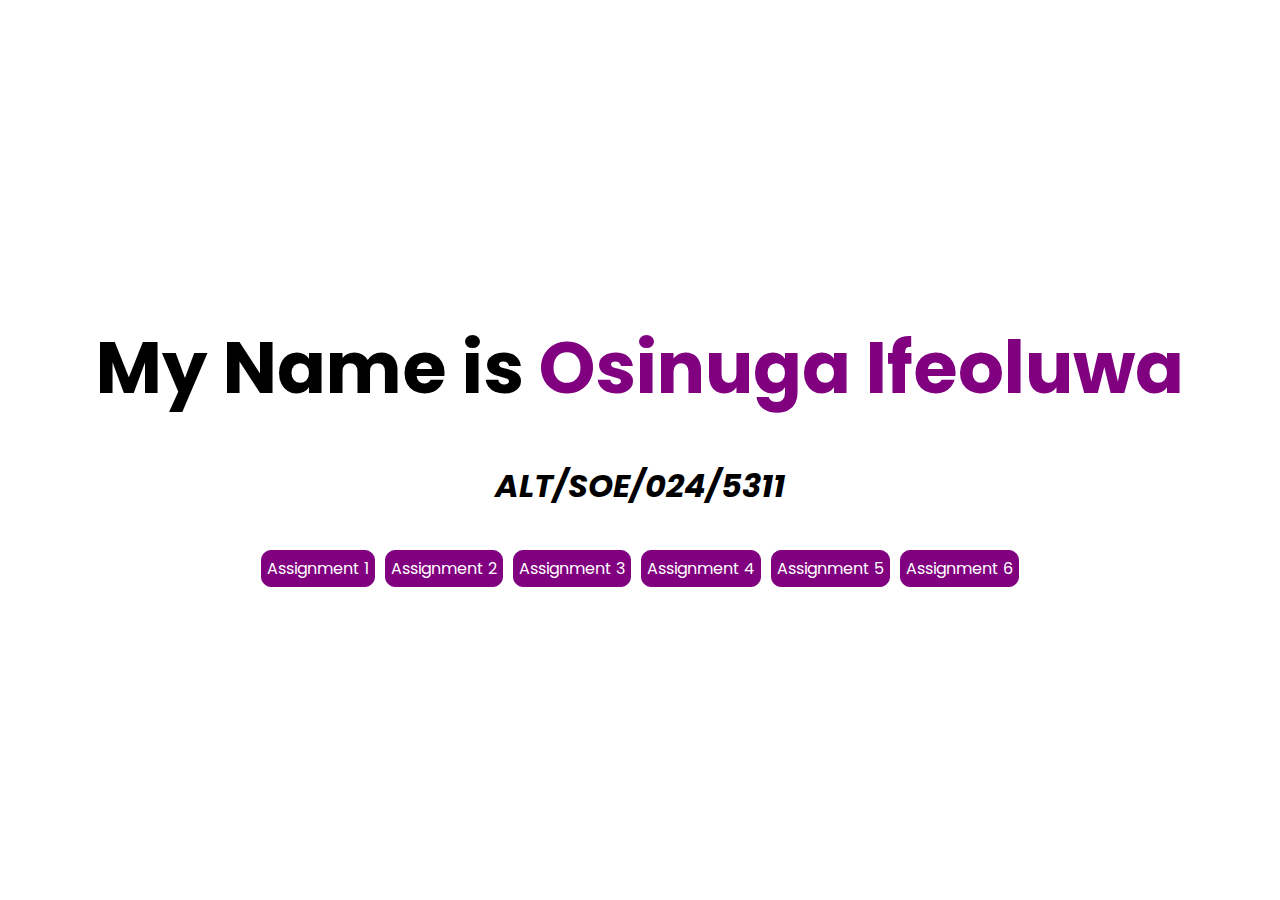
<file: index.html>
<!DOCTYPE html>
<html lang="en">
  <head>
    <meta charset="UTF-8" />
    <meta name="viewport" content="width=device-width, initial-scale=1.0" />
    <title>assignment nav link</title>
    <link rel="stylesheet" href="style.css" />
    <!-- google fonts -->
    <link rel="preconnect" href="https://fonts.googleapis.com" />
    <link rel="preconnect" href="https://fonts.gstatic.com" crossorigin />
    <link
      href="https://fonts.googleapis.com/css2?family=Overpass:ital,wght@0,100..900;1,100..900&family=Poppins:ital,wght@0,100;0,200;0,300;0,400;0,500;0,600;0,700;0,800;0,900;1,100;1,200;1,300;1,400;1,500;1,600;1,700;1,800;1,900&display=swap"
      rel="stylesheet"
    />
  </head>
  <body>
    <div class="container">
      <h1>My Name is <span>Osinuga Ifeoluwa</span></h1>
      <h3>ALT/SOE/024/5311</h3>
      <div class="btns-container">
        <a href="./assignmentOne/index.html" target="_blank">Assignment 1</a>

        <a href="./assignmentTwo/index.html" target="_blank">Assignment 2</a>

        <a href="./assignmentThree/index.html" target="_blank">Assignment 3</a>

        <a href="./assignmentFour/index.html" target="_blank">Assignment 4</a>

        <a href="./assignmentFive/index.html" target="_blank">Assignment 5</a>

        <a href="./assignmentSix/index.html" target="_blank">Assignment 6</a>
      </div>
    </div>
  </body>
</html>
</file>
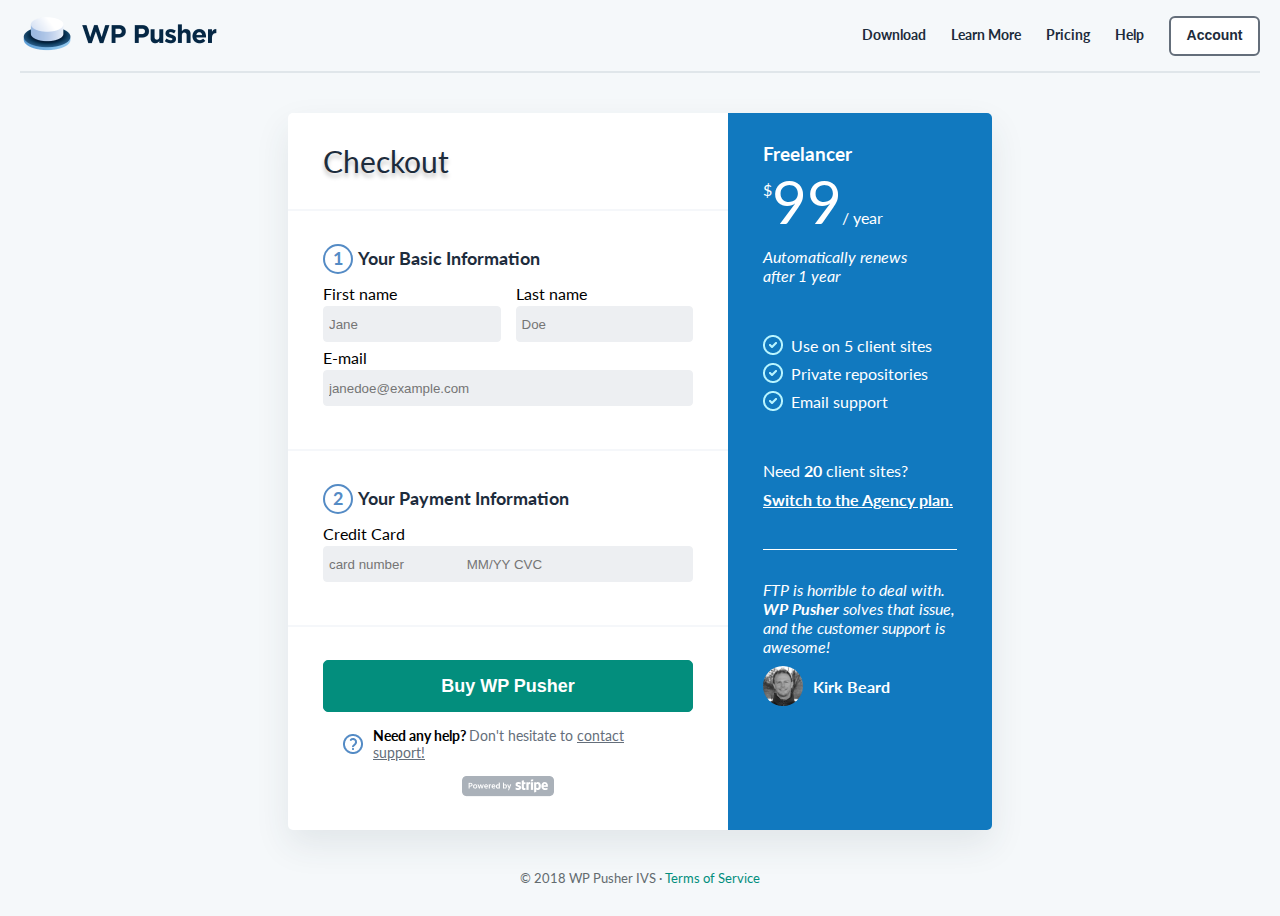
<file: assignmentFive/index.html>
<!DOCTYPE html>
<html lang="en">
  <head>
    <meta charset="UTF-8" />
    <meta name="viewport" content="width=device-width, initial-scale=1.0" />
    <title>WP Pusher</title>
    <link rel="stylesheet" href="style.css" />

    <!-- google font link -->
    <link rel="preconnect" href="https://fonts.googleapis.com" />
    <link rel="preconnect" href="https://fonts.gstatic.com" crossorigin />
    <link
      href="https://fonts.googleapis.com/css2?family=Lato:ital,wght@0,100;0,300;0,400;0,700;0,900;1,100;1,300;1,400;1,700;1,900&family=Overpass:ital,wght@0,100..900;1,100..900&family=Poppins:ital,wght@0,100;0,200;0,300;0,400;0,500;0,600;0,700;0,800;0,900;1,100;1,200;1,300;1,400;1,500;1,600;1,700;1,800;1,900&display=swap"
      rel="stylesheet"
    />
  </head>
  <body>
    <header>
      <div class="header-box1">
        <img src="./assets/wppusher-logo copy.png" alt="logo-img" />
      </div>
      <div class="header-box2">
        <nav>
          <ul>
            <li>Download</li>
            <li>Learn More</li>
            <li>Pricing</li>
            <li>Help</li>
          </ul>
          <button class="account-btn">Account</button>
        </nav>
      </div>
    </header>

    <main>
      <div class="container">
        <section class="container-box1">
          <h2>Checkout</h2>
          <div class="parts">
            <div class="number-container">
              <p class="p1">1</p>
              <p>Your Basic Information</p>
            </div>
            <form action="#">
              <div class="input-pair">
                <div>
                  <label for="firstName"
                    >First name
                    <input
                      type="text"
                      id="firstName"
                      name="firstName"
                      placeholder="Jane"
                    />
                  </label>
                </div>

                <div>
                  <label for="lastName"
                    >Last name
                    <input
                      type="text"
                      id="lastName"
                      name="lastName"
                      placeholder="Doe"
                    />
                  </label>
                </div>
              </div>

              <div>
                <label for="email"
                  >E-mail
                  <input
                    type="email"
                    id="email"
                    name="email"
                    placeholder="janedoe@example.com"
                  />
                </label>
              </div>
            </form>
          </div>

          <div class="parts">
            <div class="number-container">
              <p class="p1">2</p>
              <p>Your Payment Information</p>
            </div>
            <form action="#">
              <div>
                <label for="cardNumber"
                  >Credit Card
                  <input
                    type="text"
                    id="cardNumber"
                    name="cardNumber"
                    inputmode="numeric"
                    pattern="[0-9\s]{13,19}"
                    maxlength="19"
                    placeholder="card number                 MM/YY CVC"
                  />
                </label>
              </div>
            </form>
          </div>

          <div class="parts">
            <button class="buy-btn">Buy WP Pusher</button>
            <div class="help-div">
              <img src="./assets/Mask.png" alt="question mark symbol" />
              <p>
                Need any help?
                <span>Don't hesitate to <a href="#">contact support!</a></span>
              </p>
            </div>
            <div class="stripe-img">
              <img src="./assets/Shape.png" alt="powered by stripe img" />
            </div>
          </div>
        </section>

        <section class="container-box2">
          <h3>Freelancer</h3>
          <div>
            <p class="one">$</p>
            <p class="two">99</p>
            <p class="three">/ year</p>
          </div>
          <p>Automatically renews <br />after 1 year</p>

          <div class="perks">
            <div>
              <img src="./assets/Combined Shape.png" alt="check shape" />
              <p>Use on 5 client sites</p>
            </div>
            <div>
              <img src="./assets/Combined Shape.png" alt="check shape" />
              <p>Private repositories</p>
            </div>
            <div>
              <img src="./assets/Combined Shape.png" alt="check shape" />
              <p>Email support</p>
            </div>
          </div>

          <p>
            Need <span style="font-weight: 700; color: #fff">20</span> client
            sites?
          </p>
          <p class="agency-plan"><a href="#">Switch to the Agency plan.</a></p>

          <p class="review">
            FTP is horrible to deal with. <span>WP Pusher</span> solves that
            issue, and the customer support is awesome!
          </p>
          <div>
            <img src="./assets/Bitmap.png" alt="reviewer pfp" />
            <p>Kirk Beard</p>
          </div>
        </section>
      </div>
      <small>© 2018 WP Pusher IVS · <a href="#">Terms of Service</a></small>
    </main>
  </body>
</html>
</file>
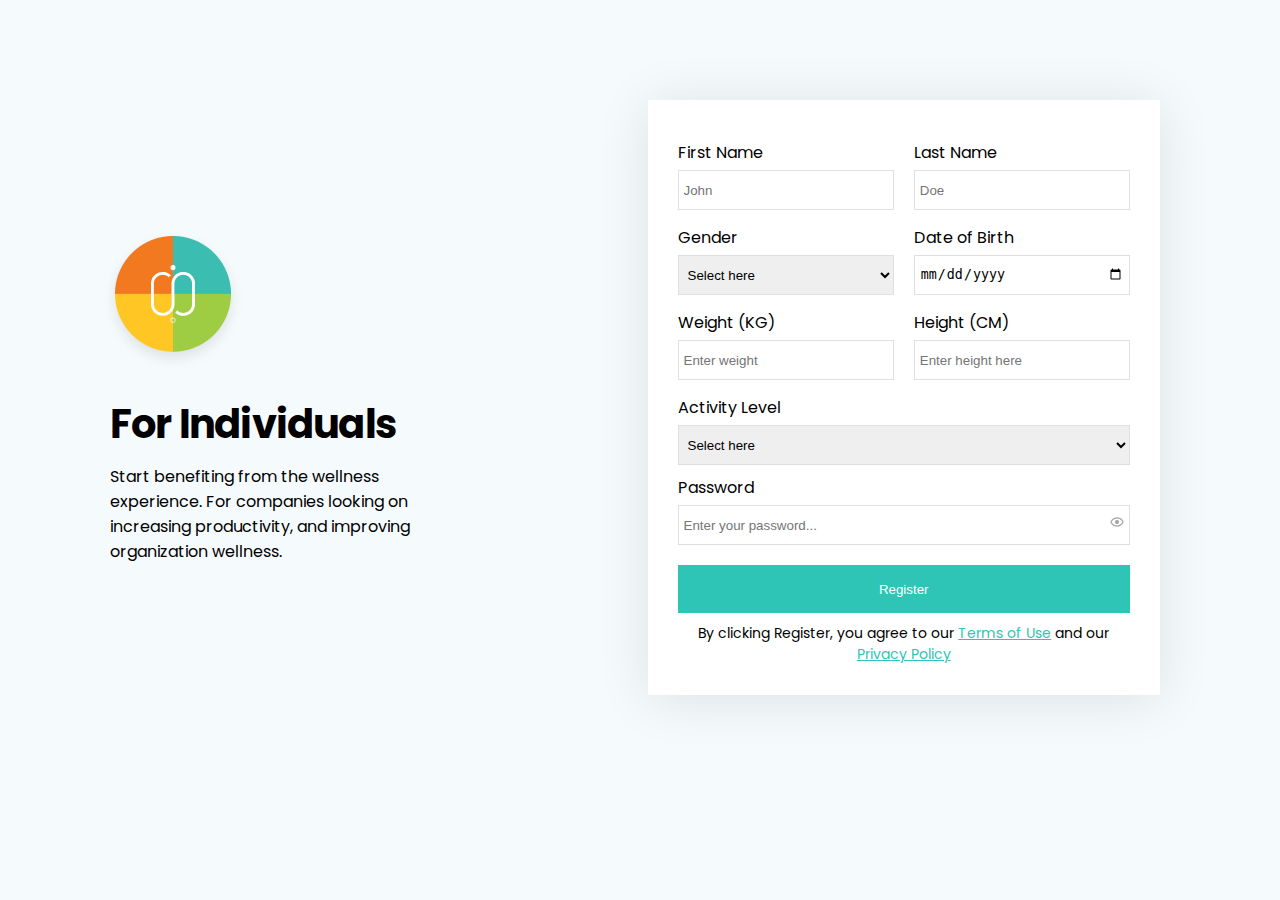
<file: assignmentFour/index.html>
<!DOCTYPE html>
<html lang="en">
  <head>
    <meta charset="UTF-8" />
    <meta name="viewport" content="width=device-width, initial-scale=1.0" />
    <title>Sign Up Form</title>
    <link rel="stylesheet" href="style.css" />

    <!-- google font -->
    <link rel="preconnect" href="https://fonts.googleapis.com" />
    <link rel="preconnect" href="https://fonts.gstatic.com" crossorigin />
    <link
      href="https://fonts.googleapis.com/css2?family=Overpass:ital,wght@0,100..900;1,100..900&family=Poppins:ital,wght@0,100;0,200;0,300;0,400;0,500;0,600;0,700;0,800;0,900;1,100;1,200;1,300;1,400;1,500;1,600;1,700;1,800;1,900&display=swap"
      rel="stylesheet"
    />
  </head>
  <body>
    <div class="box1">
      <img class="logo" src="./assets/Logo.png" alt="logo" />
      <h2>For Individuals</h2>
      <p>
        Start benefiting from the wellness experience. For companies looking on
        increasing productivity, and improving organization wellness.
      </p>
    </div>
    <div class="box2">
      <form action="#">
        <div class="input-pair">
          <div class="testing">
            <label for="firstName"
              >First Name
              <input
                type="text"
                id="firstName"
                name="firstName"
                placeholder="John"
              />
            </label>
          </div>

          <div class="testing">
            <label for="lastName"
              >Last Name
              <input
                type="text"
                id="lastName"
                name="lastName"
                placeholder="Doe"
              />
            </label>
          </div>
        </div>

        <div class="input-pair">
          <div class="testing">
            <label for="gender"
              >Gender
              <select name="gender" id="gender">
                <option value="" disabled selected>Select here</option>
                <option value="female">Female</option>
                <option value="male">Male</option>
              </select>
            </label>
          </div>

          <div class="testing">
            <label for="DOB"
              >Date of Birth
              <input type="date" name="dateOfBirth" id="DOB" />
            </label>
          </div>
        </div>

        <div class="input-pair">
          <div class="testing">
            <label for="weight"
              >Weight (KG)
              <input
                type="number"
                name="weight"
                id="weight"
                placeholder="Enter weight"
              />
            </label>
          </div>

          <div class="testing">
            <label for="height"
              >Height (CM)
              <input
                type="number"
                name="height"
                id="height"
                placeholder="Enter height here"
              />
            </label>
          </div>
        </div>

        <div>
          <label for="activityLevel"
            >Activity Level
            <select name="activityLevel" id="activityLevel">
              <option value="" disabled selected>Select here</option>
            </select>
          </label>
        </div>

        <div class="password-div">
          <label for="password"
            >Password
            <input
              type="password"
              name="password"
              id="password"
              placeholder="Enter your password..."
            />
            <img src="./assets/show.png" alt="show icon" />
          </label>
        </div>

        <button class="register-btn" type="submit">Register</button>

        <p>
          By clicking Register, you agree to our
          <a href="#">Terms of Use</a> and our <a href="#">Privacy Policy</a>
        </p>
      </form>
    </div>
  </body>
</html>
</file>
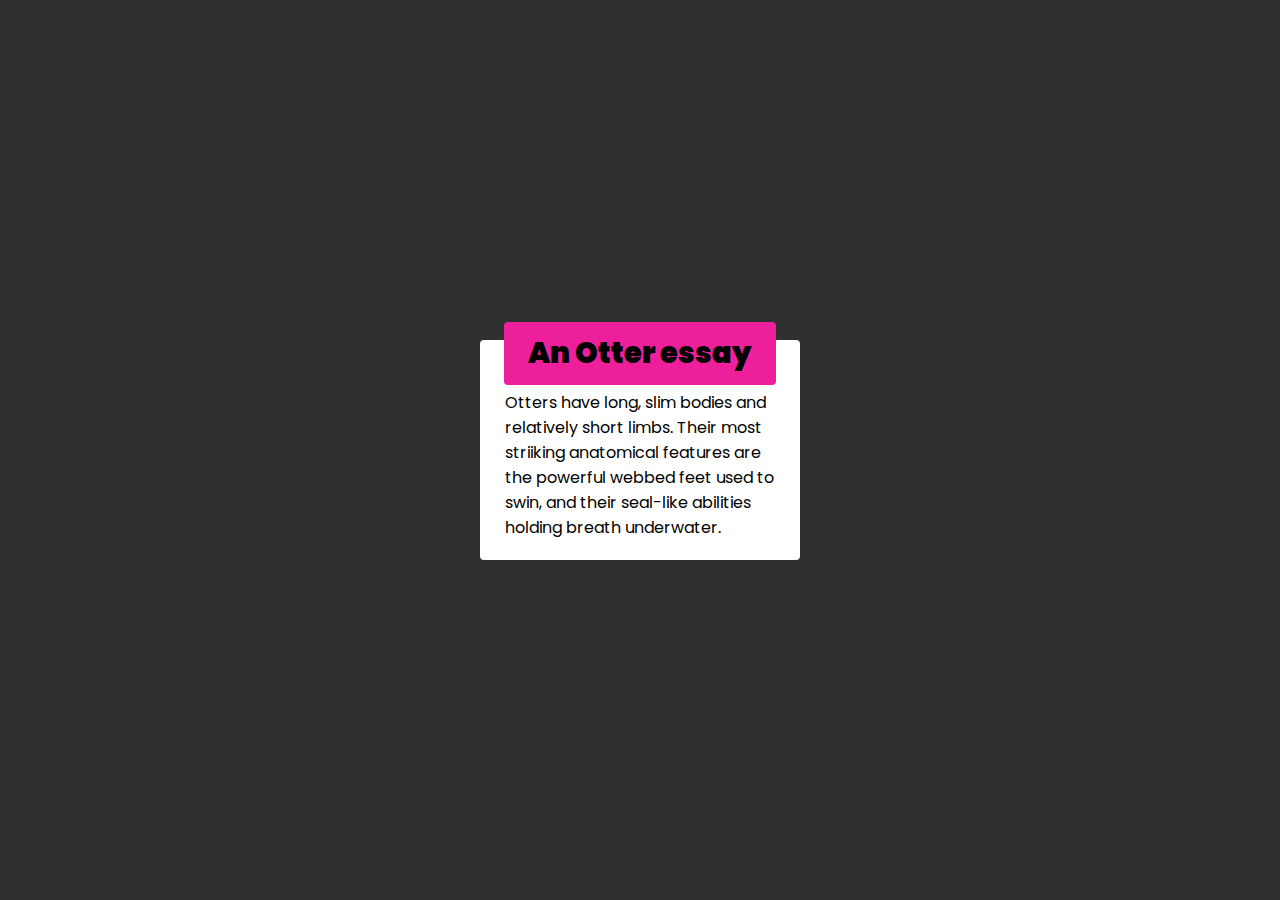
<file: assignmentOne/index.html>
<!DOCTYPE html>
<html lang="en">
  <head>
    <meta charset="UTF-8" />
    <meta name="viewport" content="width=device-width, initial-scale=1.0" />
    <title>otter essay</title>
    <link rel="stylesheet" href="style.css" />

    <!-- google fonts -->
    <link rel="preconnect" href="https://fonts.googleapis.com" />
    <link rel="preconnect" href="https://fonts.gstatic.com" crossorigin />
    <link
      href="https://fonts.googleapis.com/css2?family=Overpass:ital,wght@0,100..900;1,100..900&family=Poppins:ital,wght@0,100;0,200;0,300;0,400;0,500;0,600;0,700;0,800;0,900;1,100;1,200;1,300;1,400;1,500;1,600;1,700;1,800;1,900&display=swap"
      rel="stylesheet"
    />
  </head>
  <body>
    <div class="container">
      <div class="pink-text">
        <h2><strong>An Otter essay</strong></h2>
      </div>
      <p>
        Otters have long, slim bodies and relatively short limbs. Their most
        striiking anatomical features are the powerful webbed feet used to swin,
        and their seal-like abilities holding breath underwater.
      </p>
    </div>
  </body>
</html>
</file>
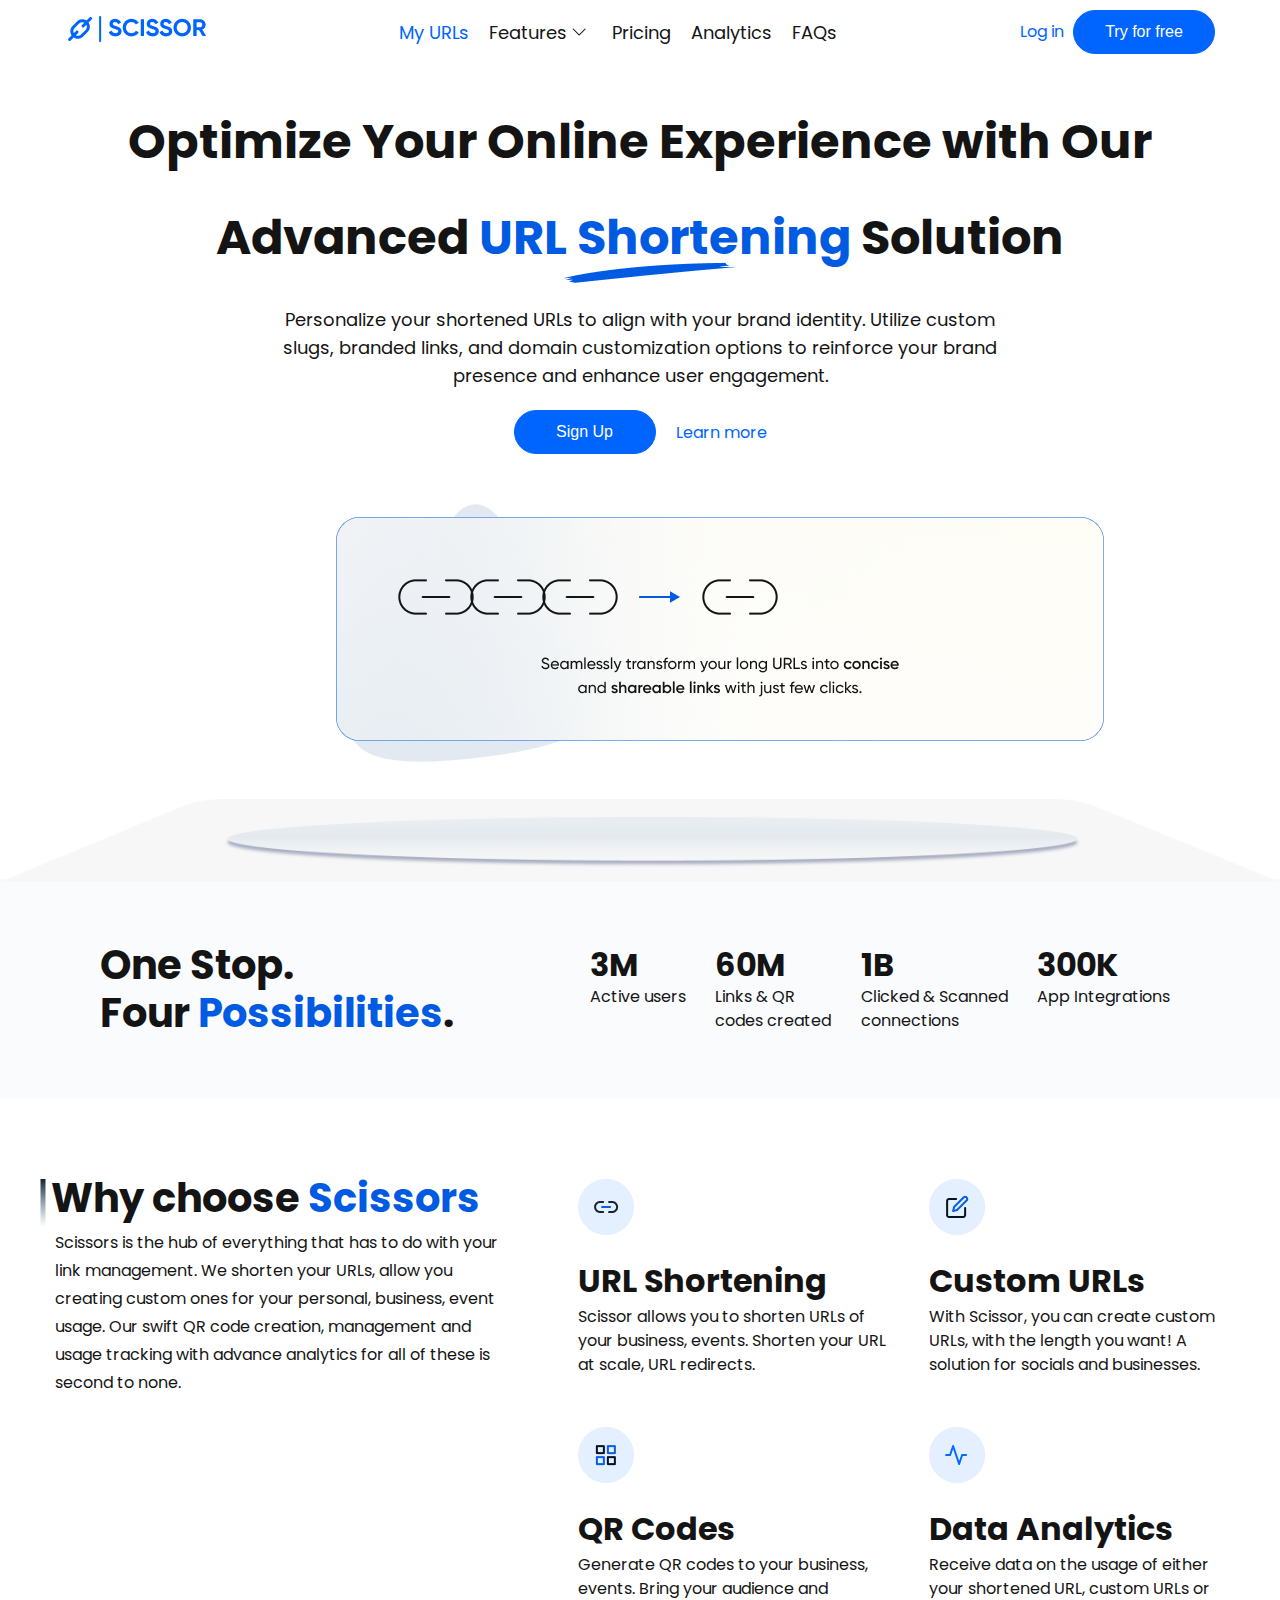
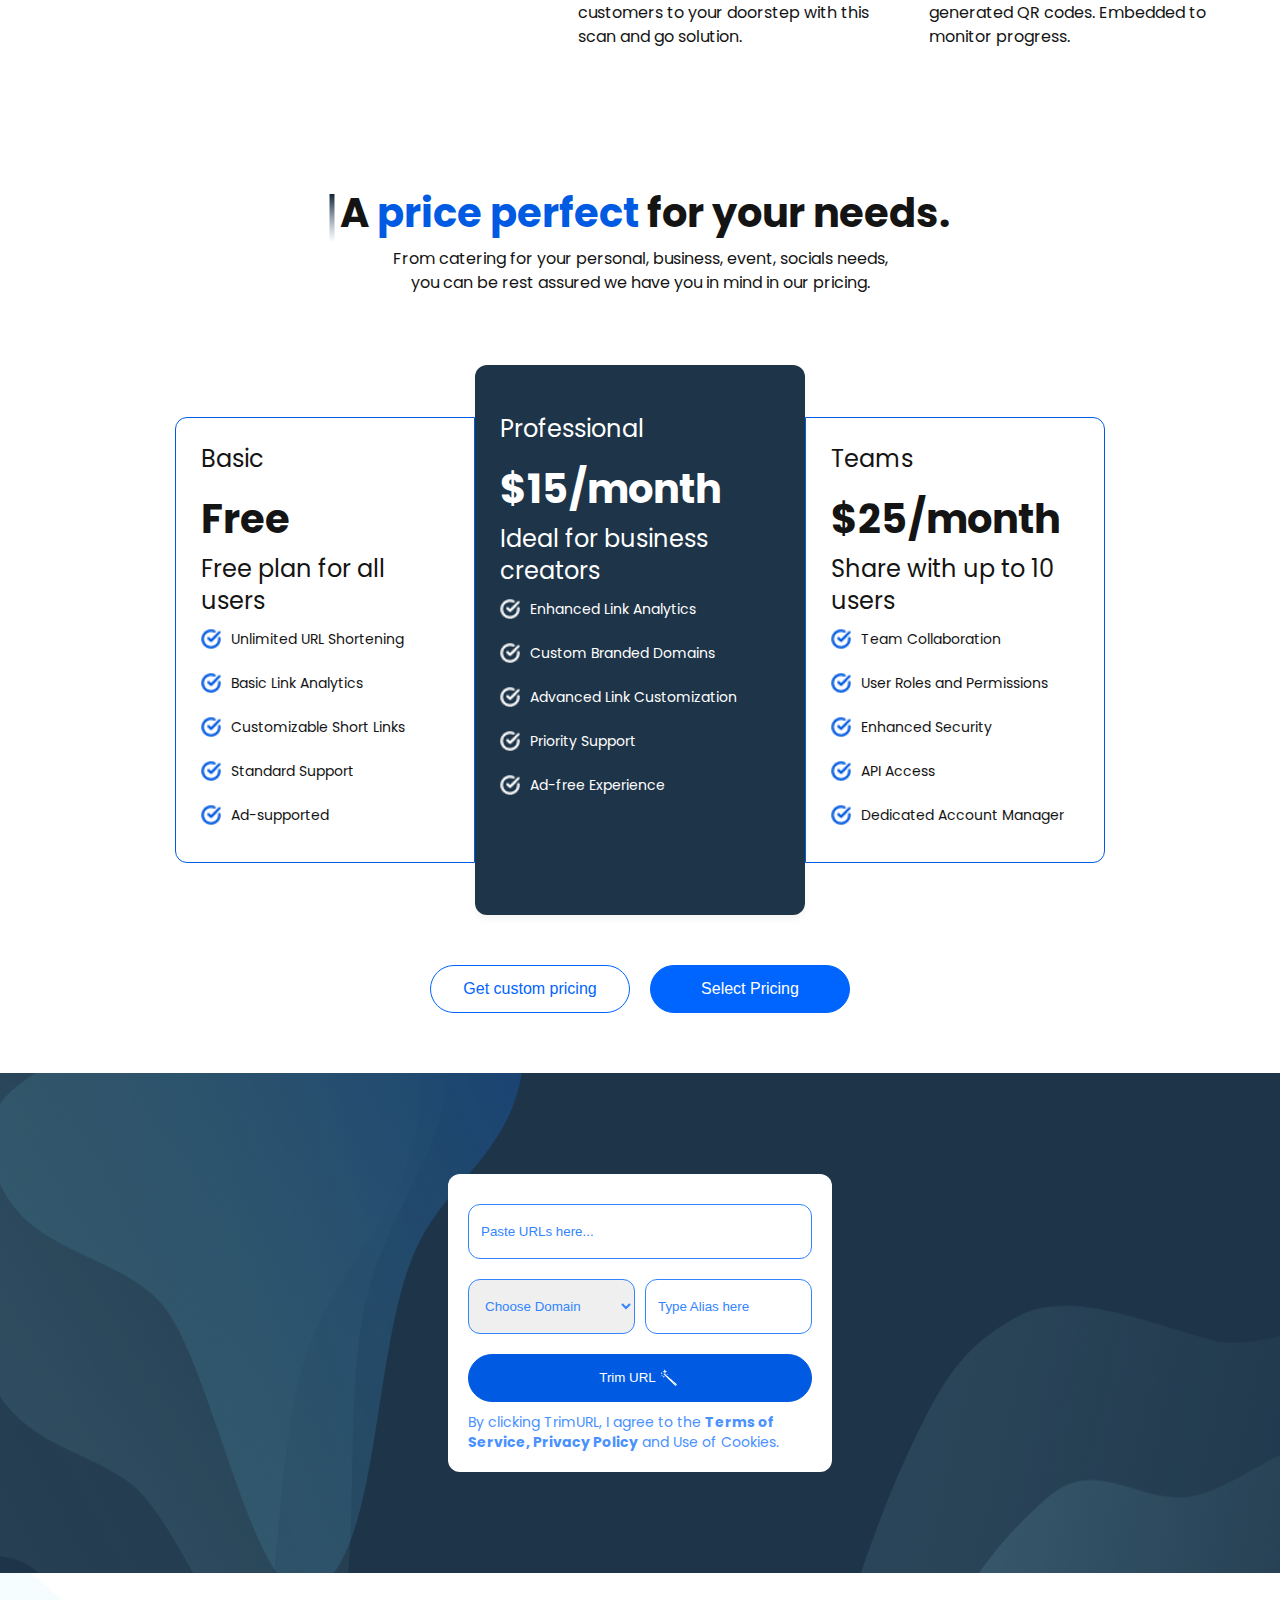
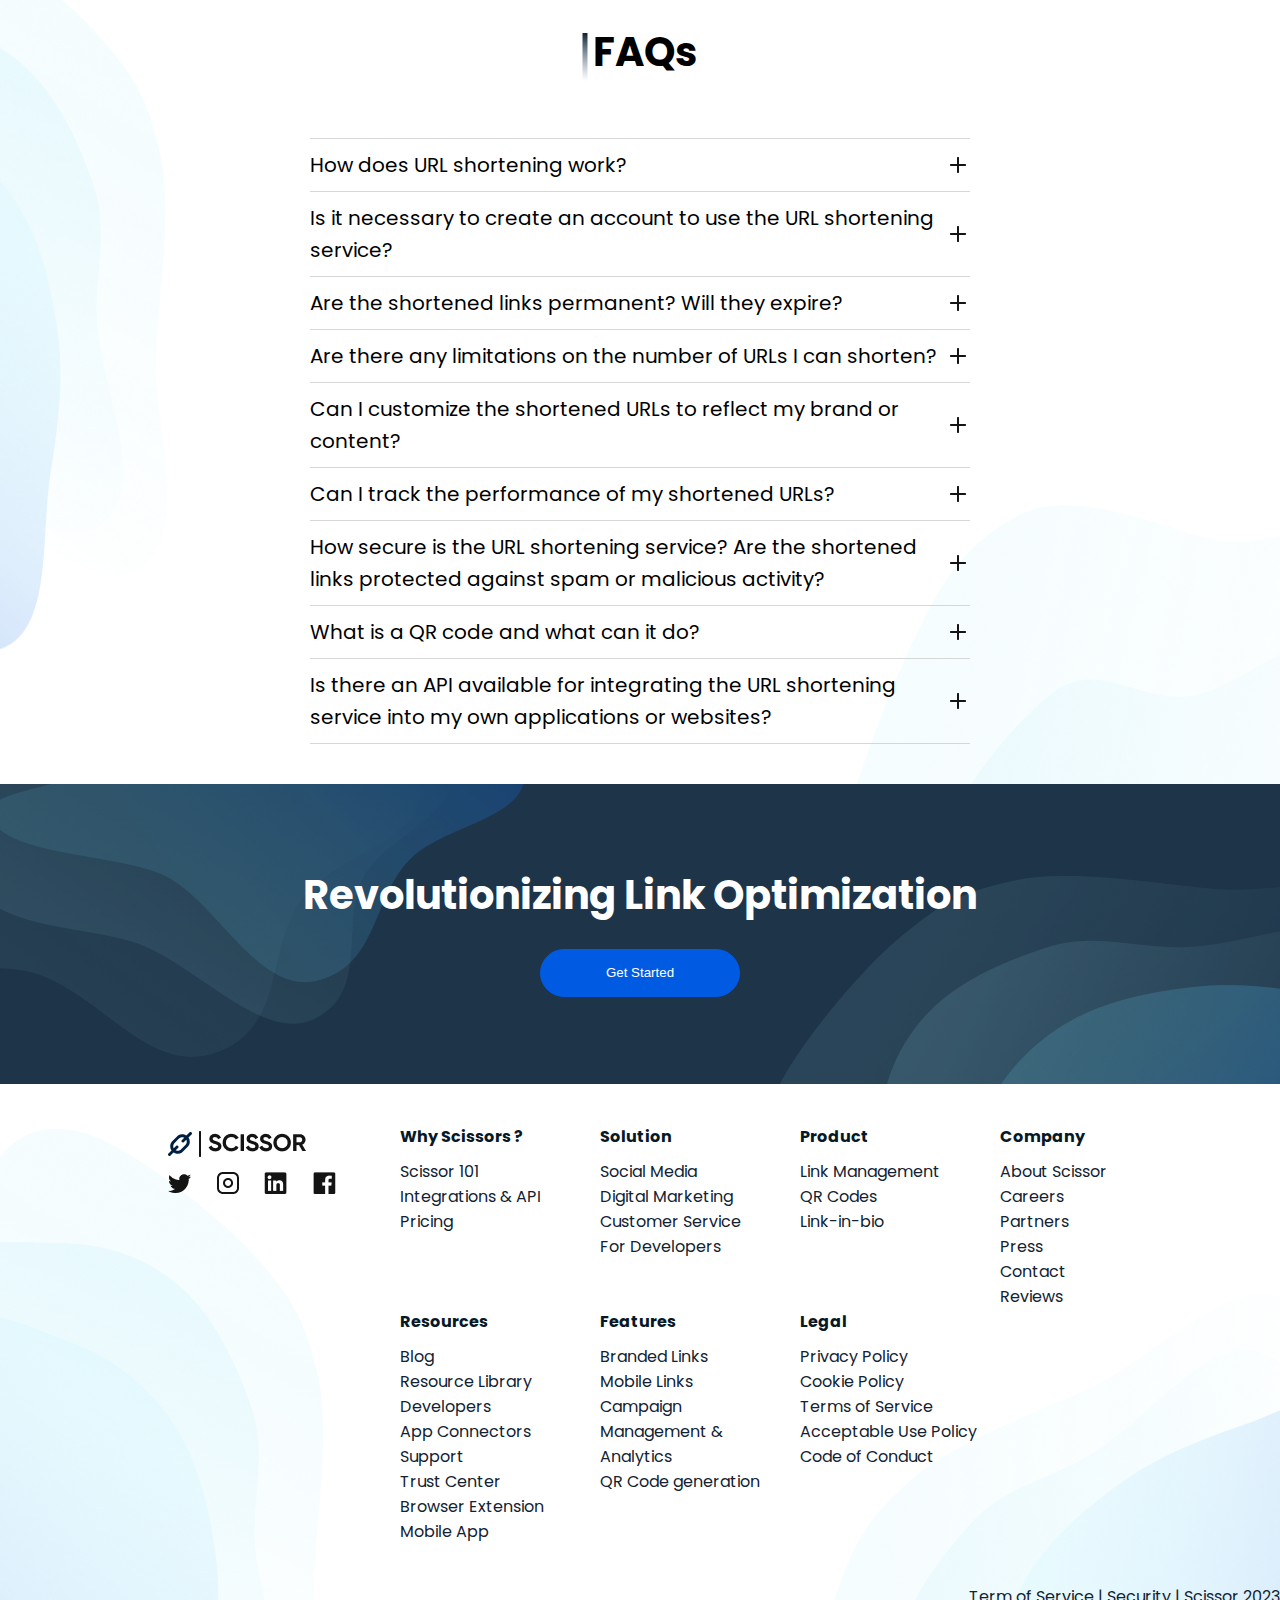
<file: assignmentSix/index.html>
<!DOCTYPE html>
<html lang="en">
  <head>
    <meta charset="UTF-8" />
    <meta name="viewport" content="width=device-width, initial-scale=1.0" />
    <title>Scissor</title>
    <link rel="stylesheet" href="style.css" />

    <!-- google font link -->
    <link rel="preconnect" href="https://fonts.googleapis.com" />
    <link rel="preconnect" href="https://fonts.gstatic.com" crossorigin />
    <link
      href="https://fonts.googleapis.com/css2?family=Lato:ital,wght@0,100;0,300;0,400;0,700;0,900;1,100;1,300;1,400;1,700;1,900&family=Overpass:ital,wght@0,100..900;1,100..900&family=Poppins:ital,wght@0,100;0,200;0,300;0,400;0,500;0,600;0,700;0,800;0,900;1,100;1,200;1,300;1,400;1,500;1,600;1,700;1,800;1,900&display=swap"
      rel="stylesheet"
    />
  </head>
  <body>
    <header>
      <div class="header-box1">
        <img src="./assets/Logo.png" alt="logo" />
      </div>
      <div class="header-box2">
        <ul>
          <li>My URLs</li>
          <li>
            Features <img src="./assets/chevron-down.png" alt="down arrow" />
          </li>
          <li>Pricing</li>
          <li>Analytics</li>
          <li>FAQs</li>
        </ul>
      </div>
      <div class="header-box3">
        <a href="#">Log in</a>
        <button>Try for free</button>
      </div>
    </header>
    <main>
      <section class="container1">
        <h1>
          Optimize Your Online Experience with Our Advanced
          <span>URL Shortening</span> Solution
        </h1>
        <img src="./assets/Vector 3.png" alt="" />
        <p>
          Personalize your shortened URLs to align with your brand identity.
          Utilize custom slugs, branded links, and domain customization options
          to reinforce your brand presence and enhance user engagement.
        </p>
        <div>
          <button>Sign Up</button>
          <a href="#">Learn more</a>
        </div>
      </section>
      <section class="container2">
        <img src="./assets/Vector 2.png" />
        <img src="./assets/Frame 29546.png" />
      </section>
      <section class="container3">
        <div class="container3-box1">
          <img src="./assets/Group 3.png" style="width: 100%" />
        </div>
        <div class="container3-box2">
          <div>
            <p>One Stop.<br />Four <span>Possibilities</span>.</p>
          </div>
          <div>
            <div>
              <h4>3M</h4>
              <p>Active users</p>
            </div>
            <div>
              <h4>60M</h4>
              <p>Links & QR <br />codes created</p>
            </div>
            <div>
              <h4>1B</h4>
              <p>Clicked & Scanned <br />connections</p>
            </div>
            <div>
              <h4>300K</h4>
              <p>App Integrations</p>
            </div>
          </div>
        </div>
      </section>

      <section class="container4">
        <div class="container4-box1">
          <h3>
            <img src="./assets/Line 70.png" alt="line-img" />Why choose
            <span>Scissors</span>
          </h3>
          <p>
            Scissors is the hub of everything that has to do with your link
            management. We shorten your URLs, allow you creating custom ones for
            your personal, business, event usage. Our swift QR code creation,
            management and usage tracking with advance analytics for all of
            these is second to none.
          </p>
        </div>
        <div class="container4-box2">
          <div>
            <img src="./assets/Group 6.png" alt="" />
            <h4>URL Shortening</h4>
            <p>
              Scissor allows you to shorten URLs of your business, events.
              Shorten your URL at scale, URL redirects.
            </p>
          </div>
          <div>
            <img src="./assets/Frame 1000001695.png" alt="" />
            <h4>Custom URLs</h4>
            <p>
              With Scissor, you can create custom URLs, with the length you
              want! A solution for socials and businesses.
            </p>
          </div>
          <div>
            <img src="./assets/Frame 1000001695-1.png" alt="" />
            <h4>QR Codes</h4>
            <p>
              Generate QR codes to your business, events. Bring your audience
              and customers to your doorstep with this scan and go solution.
            </p>
          </div>
          <div>
            <img src="./assets/Frame 1000001718.png" alt="" />
            <h4>Data Analytics</h4>
            <p>
              Receive data on the usage of either your shortened URL, custom
              URLs or generated QR codes. Embedded to monitor progress.
            </p>
          </div>
        </div>
      </section>

      <section class="container5">
        <div class="container5-box1">
          <h3>
            <img src="./assets/Line 70.png" alt="" />A
            <span>price perfect</span> for your needs.
          </h3>
          <p>
            From catering for your personal, business, event, socials needs, you
            can be rest assured we have you in mind in our pricing.
          </p>
        </div>
        <div class="container5-box2">
          <div class="card1">
            <p>Basic</p>
            <h4>Free</h4>
            <p>Free plan for all users</p>
            <div class="perks">
              <img src="./assets/check-circle.png" alt="" />
              <p>Unlimited URL Shortening</p>
            </div>
            <div class="perks">
              <img src="./assets/check-circle.png" alt="" />
              <p>Basic Link Analytics</p>
            </div>
            <div class="perks">
              <img src="./assets/check-circle.png" alt="" />
              <p>Customizable Short Links</p>
            </div>
            <div class="perks">
              <img src="./assets/check-circle.png" alt="" />
              <p>Standard Support</p>
            </div>
            <div class="perks">
              <img src="./assets/check-circle.png" alt="" />
              <p>Ad-supported</p>
            </div>
          </div>
          <div class="card2">
            <div>
              <p>Professional</p>
              <h4>$15/month</h4>
              <p>Ideal for business creators</p>
              <div class="perks">
                <img src="./assets/check-circle-white.png" alt="" />
                <p>Enhanced Link Analytics</p>
              </div>
              <div class="perks">
                <img src="./assets/check-circle-white.png" alt="" />
                <p>Custom Branded Domains</p>
              </div>
              <div class="perks">
                <img src="./assets/check-circle-white.png" alt="" />
                <p>Advanced Link Customization</p>
              </div>
              <div class="perks">
                <img src="./assets/check-circle-white.png" alt="" />
                <p>Priority Support</p>
              </div>
              <div class="perks">
                <img src="./assets/check-circle-white.png" alt="" />
                <p>Ad-free Experience</p>
              </div>
            </div>
          </div>
          <div class="card3">
            <p>Teams</p>
            <h4>$25/month</h4>
            <p>Share with up to 10 users</p>
            <div class="perks">
              <img src="./assets/check-circle.png" alt="" />
              <p>Team Collaboration</p>
            </div>
            <div class="perks">
              <img src="./assets/check-circle.png" alt="" />
              <p>User Roles and Permissions</p>
            </div>
            <div class="perks">
              <img src="./assets/check-circle.png" alt="" />
              <p>Enhanced Security</p>
            </div>
            <div class="perks">
              <img src="./assets/check-circle.png" alt="" />
              <p>API Access</p>
            </div>
            <div class="perks">
              <img src="./assets/check-circle.png" alt="" />
              <p>Dedicated Account Manager</p>
            </div>
          </div>
        </div>
        <div class="container5-box3">
          <button>Get custom pricing</button>
          <button>Select Pricing</button>
        </div>
      </section>

      <section class="container6">
        <div>
          <form action="#">
            <input type="text" placeholder="Paste URLs here..." />
            <div>
              <select name="" id="">
                <option value="" selected disabled>Choose Domain</option>
              </select>
              <input type="text" placeholder="Type Alias here" />
            </div>
            <button>
              Trim URL <img src="./assets/magic wand.png" alt="" />
            </button>
            <p>
              By clicking TrimURL, I agree to the
              <a href="#">Terms of Service, Privacy Policy</a> and Use of
              Cookies.
            </p>
          </form>
        </div>
      </section>

      <section class="container7">
        <h3><img src="./assets/Line 70.png" alt="" />FAQs</h3>
        <div>
          <div class="faq-item">
            <div class="faq-question">
              <p>How does URL shortening work?</p>
              <img src="./assets/plus.png" alt="" class="icon-plus" />
              <img src="./assets/minus.png" alt="" class="icon-minus" />
            </div>
            <p class="faq-answer">
              URL shortening works by taking a long URL and creating a shorter,
              condensed version that redirects to the original URL. When a user
              clicks on the shortened link, they are redirected to the intended
              destination.
            </p>
          </div>
          <div class="faq-item">
            <div class="faq-question">
              <p>
                Is it necessary to create an account to use the URL shortening
                service?
              </p>
              <img src="./assets/plus.png" alt="" class="icon-plus" />
              <img src="./assets/minus.png" alt="" class="icon-minus" />
            </div>
            <p class="faq-answer">
              URL shortening works by taking a long URL and creating a shorter,
              condensed version that redirects to the original URL. When a user
              clicks on the shortened link, they are redirected to the intended
              destination.
            </p>
          </div>
          <div class="faq-item">
            <div class="faq-question">
              <p>Are the shortened links permanent? Will they expire?</p>
              <img src="./assets/plus.png" alt="" class="icon-plus" />
              <img src="./assets/minus.png" alt="" class="icon-minus" />
            </div>
            <p class="faq-answer">
              URL shortening works by taking a long URL and creating a shorter,
              condensed version that redirects to the original URL. When a user
              clicks on the shortened link, they are redirected to the intended
              destination.
            </p>
          </div>
          <div class="faq-item">
            <div class="faq-question">
              <p>
                Are there any limitations on the number of URLs I can shorten?
              </p>
              <img src="./assets/plus.png" alt="" class="icon-plus" />
              <img src="./assets/minus.png" alt="" class="icon-minus" />
            </div>
            <p class="faq-answer">
              URL shortening works by taking a long URL and creating a shorter,
              condensed version that redirects to the original URL. When a user
              clicks on the shortened link, they are redirected to the intended
              destination.
            </p>
          </div>
          <div class="faq-item">
            <div class="faq-question">
              <p>
                Can I customize the shortened URLs to reflect my brand or
                content?
              </p>
              <img src="./assets/plus.png" alt="" class="icon-plus" />
              <img src="./assets/minus.png" alt="" class="icon-minus" />
            </div>
            <p class="faq-answer">
              URL shortening works by taking a long URL and creating a shorter,
              condensed version that redirects to the original URL. When a user
              clicks on the shortened link, they are redirected to the intended
              destination.
            </p>
          </div>
          <div class="faq-item">
            <div class="faq-question">
              <p>Can I track the performance of my shortened URLs?</p>
              <img src="./assets/plus.png" alt="" class="icon-plus" />
              <img src="./assets/minus.png" alt="" class="icon-minus" />
            </div>
            <p class="faq-answer">
              URL shortening works by taking a long URL and creating a shorter,
              condensed version that redirects to the original URL. When a user
              clicks on the shortened link, they are redirected to the intended
              destination.
            </p>
          </div>
          <div class="faq-item">
            <div class="faq-question">
              <p>
                How secure is the URL shortening service? Are the shortened
                links protected against spam or malicious activity?
              </p>
              <img src="./assets/plus.png" alt="" class="icon-plus" />
              <img src="./assets/minus.png" alt="" class="icon-minus" />
            </div>
            <p class="faq-answer">
              URL shortening works by taking a long URL and creating a shorter,
              condensed version that redirects to the original URL. When a user
              clicks on the shortened link, they are redirected to the intended
              destination.
            </p>
          </div>
          <div class="faq-item">
            <div class="faq-question">
              <p>What is a QR code and what can it do?</p>
              <img src="./assets/plus.png" alt="" class="icon-plus" />
              <img src="./assets/minus.png" alt="" class="icon-minus" />
            </div>
            <p class="faq-answer">
              URL shortening works by taking a long URL and creating a shorter,
              condensed version that redirects to the original URL. When a user
              clicks on the shortened link, they are redirected to the intended
              destination.
            </p>
          </div>
          <div class="faq-item">
            <div class="faq-question">
              <p>
                Is there an API available for integrating the URL shortening
                service into my own applications or websites?
              </p>
              <img src="./assets/plus.png" alt="" class="icon-plus" />
              <img src="./assets/minus.png" alt="" class="icon-minus" />
            </div>
            <p class="faq-answer">
              URL shortening works by taking a long URL and creating a shorter,
              condensed version that redirects to the original URL. When a user
              clicks on the shortened link, they are redirected to the intended
              destination.
            </p>
          </div>
        </div>
      </section>

      <section class="container8">
        <h2>Revolutionizing Link Optimization</h2>
        <button>Get Started</button>
      </section>
    </main>
    <footer>
      <div class="footer-a">
        <div class="footer-box1">
          <div>
            <img src="./assets/Logo-black.png" alt="logo" />
          </div>
          <div>
            <img src="./assets/socials.png" alt="socials" />
          </div>
        </div>
        <div class="footer-box2">
          <div>
            <h4>Why Scissors ?</h4>
            <p>
              Scissor 101 <br />
              Integrations & API <br />
              Pricing
            </p>
          </div>
          <div>
            <h4>Solution</h4>
            <p>
              Social Media <br />
              Digital Marketing <br />
              Customer Service <br />
              For Developers
            </p>
          </div>
          <div>
            <h4>Product</h4>
            <p>
              Link Management <br />
              QR Codes <br />
              Link-in-bio
            </p>
          </div>
          <div>
            <h4>Company</h4>
            <p>
              About Scissor <br />
              Careers <br />
              Partners <br />
              Press <br />
              Contact <br />
              Reviews
            </p>
          </div>
          <div>
            <h4>Resources</h4>
            <p>
              Blog <br />
              Resource Library <br />
              Developers <br />
              App Connectors <br />
              Support <br />
              Trust Center <br />
              Browser Extension <br />
              Mobile App
            </p>
          </div>
          <div>
            <h4>Features</h4>
            <p>
              Branded Links <br />
              Mobile Links <br />
              Campaign <br />
              Management & <br />
              Analytics <br />
              QR Code generation
            </p>
          </div>
          <div>
            <h4>Legal</h4>
            <p>
              Privacy Policy <br />
              Cookie Policy <br />
              Terms of Service <br />
              Acceptable Use Policy <br />
              Code of Conduct
            </p>
          </div>
        </div>
      </div>
      <div class="footer-b">
        <p>Term of Service | Security | Scissor 2023</p>
      </div>
    </footer>

    <script>
      const faqs = document.querySelectorAll(".faq-item");

      faqs.forEach((faq) => {
        faq.addEventListener("click", () => {
          faq.classList.toggle("active");
        });
      });
    </script>
  </body>
</html>
</file>
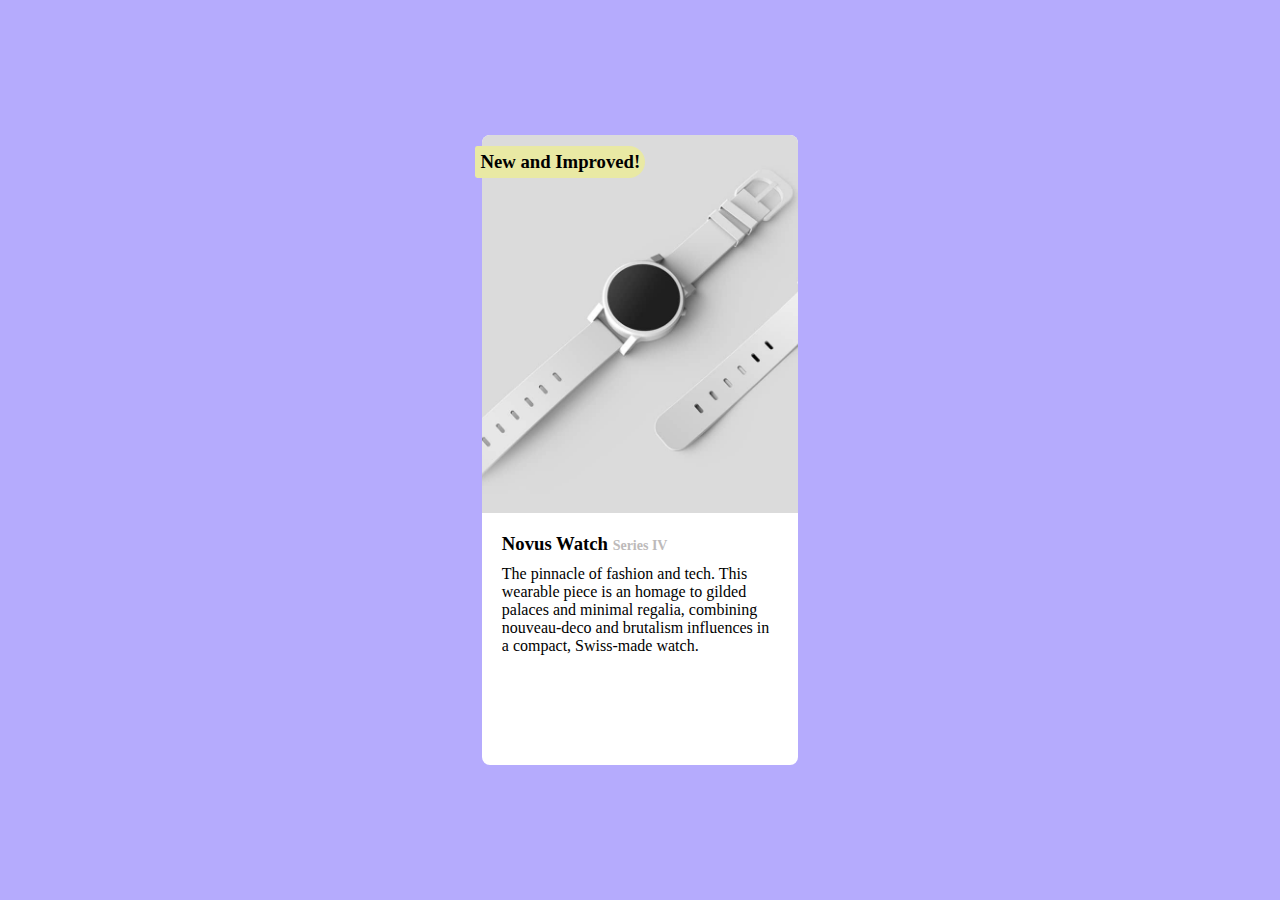
<file: assignmentThree/index.html>
<!DOCTYPE html>
<html lang="en">
  <head>
    <meta charset="UTF-8" />
    <meta name="viewport" content="width=device-width, initial-scale=1.0" />
    <title>Novus watch</title>
    <link rel="stylesheet" href="style.css" />
  </head>
  <body>
    <div class="container">
      <div class="box1">
        <h3 class="banner-text">New and Improved!</h3>
      </div>
      <div class="box2">
        <h3>Novus Watch <span>Series IV</span></h3>
        <p>
          The pinnacle of fashion and tech. This wearable piece is an homage to
          gilded palaces and minimal regalia, combining nouveau-deco and
          brutalism influences in a compact, Swiss-made watch.
        </p>
      </div>
    </div>
  </body>
</html>
</file>
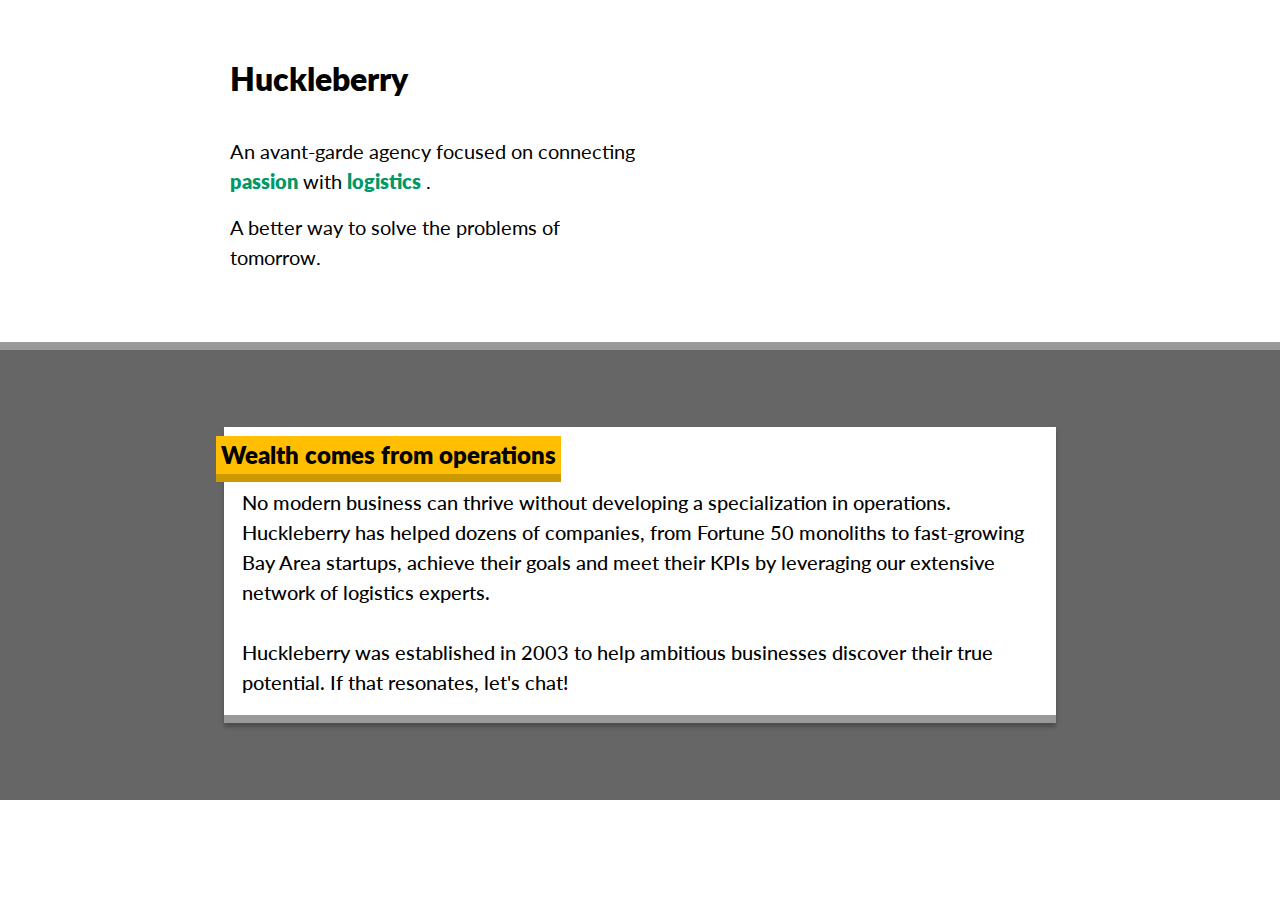
<file: assignmentTwo/index.html>
<!DOCTYPE html>
<html lang="en">
  <head>
    <meta charset="UTF-8" />
    <meta name="viewport" content="width=device-width, initial-scale=1.0" />
    <title>Huckleberry</title>
    <link rel="stylesheet" href="style.css" />

    <!-- google font -->
    <link rel="preconnect" href="https://fonts.googleapis.com" />
    <link rel="preconnect" href="https://fonts.gstatic.com" crossorigin />
    <link
      href="https://fonts.googleapis.com/css2?family=Lato:ital,wght@0,100;0,300;0,400;0,700;0,900;1,100;1,300;1,400;1,700;1,900&family=Overpass:ital,wght@0,100..900;1,100..900&family=Poppins:ital,wght@0,100;0,200;0,300;0,400;0,500;0,600;0,700;0,800;0,900;1,100;1,200;1,300;1,400;1,500;1,600;1,700;1,800;1,900&display=swap"
      rel="stylesheet"
    />
  </head>
  <body>
    <div class="container1">
      <div class="box1">
        <h1>Huckleberry</h1>
        <p>
          An avant-garde agency focused on connecting
          <span class="green-text">passion</span> with
          <span class="green-text">logistics</span> .
        </p>
        <p>A better way to solve the problems of <br />tomorrow.</p>
      </div>
    </div>
    <div class="container2">
      <div class="box2">
        <div class="yellow-text">
          <p>Wealth comes from operations</p>
        </div>
        <p>
          No modern business can thrive without developing a specialization in
          operations. Huckleberry has helped dozens of companies, from Fortune
          50 monoliths to fast-growing Bay Area startups, achieve their goals
          and meet their KPIs by leveraging our extensive network of logistics
          experts.
        </p>
        <br />
        <p>
          Huckleberry was established in 2003 to help ambitious businesses
          discover their true potential. If that resonates, let's chat!
        </p>
      </div>
    </div>
  </body>
</html>
</file>
<file: style.css>
* {
  box-sizing: border-box;
  padding: 0;
  margin: 0;
}

.container {
  display: flex;
  justify-content: center;
  align-items: center;
  flex-direction: column;
  height: 100vh;
  gap: 40px;
  font-family: "Poppins", serif;
}

h1 {
  font-size: 4.5rem;
}

h1 > span {
  color: purple;
}

h3 {
  font-size: 2rem;
  font-style: italic;
}

a {
  text-decoration: none;
  color: #fff;
  padding: 5px;
  border-radius: 10px;
  background-color: purple;
  border: 1px solid purple;
  cursor: pointer;
}

.btns-container {
  display: flex;
  justify-content: center;
  align-items: center;
  gap: 10px;
}

/* button {
  padding: 5px;
  border-radius: 10px;
  background-color: purple;
  border: 1px solid purple;
  cursor: pointer;
} */

a:hover {
  background-color: #fff;
  color: purple;
  transition: 0.3s ease;
}
</file>
<file: assignmentFive/style.css>
* {
  box-sizing: border-box;
  padding: 0;
  margin: 0;
}

html,
body {
  height: 100vh;
  font-family: Lato;
  background: #f5f8fa;
}

header {
  height: 73px;
  margin: 0 20px;
  border-bottom: 2px solid#E0E6EA;
  font-size: 14px;
  font-weight: 700;
  line-height: 16.8px;
  text-align: center;
  color: #1d2c3c;
}

header,
nav {
  display: flex;
  justify-content: space-between;
  align-items: center;
  gap: 25px;
}

ul,
li {
  list-style: none;
  display: flex;
  gap: 25px;
  cursor: pointer;
}

li:hover {
  text-decoration: underline;
}

.account-btn {
  width: 91px;
  height: 40px;
  font-size: 14px;
  font-weight: 700;
  line-height: 16.8px;
  letter-spacing: -0.009999999776482582px;
  color: #1d2c3c;
  border: 2px solid #646e7a;
  background-color: #fff;
  border-radius: 6px;
  cursor: pointer;
}

.account-btn:hover {
  color: #fff;
  background-color: #1d2c3c;
}

main {
  display: flex;
  justify-content: center;
  align-items: center;
  flex-direction: column;
}

.container {
  width: 55%;
  display: grid;
  grid-template-columns: 2fr 1.2fr;
  box-shadow: 0px 5px 15px 0px #0000000d;
  box-shadow: 0px 15px 35px 0px #2b404e18;
  background-color: #fff;
  margin: 40px 20px;
  border-radius: 5px;
}

.container-box1 > h2 {
  font-size: 30px;
  font-weight: 400;
  line-height: 36px;
  text-shadow: 0px 4px 4px #00000040;
  color: #1d2c3c;
  padding: 30px 35px;
}

.parts {
  border-top: 2px solid #f5f7fa;
  padding: 33px 35px;
}

.number-container {
  display: flex;
  align-items: center;
  color: #1d2c3c;
  font-size: 18px;
  font-weight: 700;
  line-height: 21.6px;
  margin-bottom: 5px;
}

.number-container > .p1 {
  display: flex;
  justify-content: center;
  align-items: center;
  width: 30px;
  height: 30px;
  border-radius: 50%;
  color: #548bc5;
  border: 2px solid #548bc5;
  margin-right: 5px;
}

form {
  margin: 10px 0;
}

input {
  padding: 5px;
  display: block;
  width: 100%;
  background: #edeff2;
  outline: none;
  border: 1px solid #edeff2;
  height: 36px;
  border-radius: 4px;
  margin: 3px 0 6px 0;
}

.input-pair {
  display: flex;
  gap: 15px;
}

.input-pair > div {
  flex: 1;
}

.buy-btn {
  height: 52px;
  width: 100%;
  background: #038e7d;
  border: 1px solid #038e7d;
  border-radius: 5px;
  cursor: pointer;
  color: #fff;
  font-size: 18px;
  font-weight: 700;
}

.buy-btn:hover {
  background-color: #fff;
  color: #038e7d;
}

.help-div {
  display: flex;
  justify-content: center;
  align-items: center;
  margin: 15px 20px;
  gap: 10px;
  font-size: 14px;
}

.help-div > p {
  font-weight: 700;
}

p > span,
span > a {
  color: #646e7a;
  font-weight: 400;
}

.parts > .stripe-img {
  display: flex;
  justify-content: center;
  align-items: center;
  width: 100%;
}

.container-box2 {
  background: #1179bf;
  color: #fff;
  padding: 30px 35px;
  border-radius: 0 5px 5px 0;
}

h3 + div {
  display: flex;
  align-items: baseline;
}

div > .one {
  align-self: flex-start;
  margin-top: 15px;
}

div > .two {
  font-size: 60px;
}

h3 + div + p {
  font-style: italic;
  margin: 10px 0;
}

.perks {
  margin: 50px 0;
}

.perks > div {
  display: flex;
  align-items: center;
  gap: 8px;
  margin: 8px 0;
}

.agency-plan {
  margin: 10px 0 40px 0;
}

.agency-plan + p {
  border-top: 1px solid #fff;
  padding: 30px 0 10px 0;
}

.agency-plan > a {
  color: #fff;
  font-weight: 700;
}

.review {
  font-style: italic;
}

.review > span {
  font-weight: 700;
  color: #fff;
}

.review + div {
  display: flex;
  gap: 10px;
  align-items: center;
  font-weight: 700;
}

.review + div > img {
  border-radius: 50%;
}

small {
  margin-bottom: 30px;
  color: #636b6f;
}

small > a {
  color: #038e7d;
  text-decoration: none;
}
</file>
<file: assignmentFour/style.css>
* {
  box-sizing: border-box;
  margin: 0;
  padding: 0;
}

html,
body {
  display: flex;
  justify-content: center;
  align-items: center;
  gap: 15px;
  padding: 40px 50px;
  background-color: rgb(245, 250, 253);
  font-family: "Poppins", serif;
}

.box1 {
  width: 50%;
}

.box1 > h2 {
  margin: 15px 10px;
  font-size: 40px;
  font-weight: 700;
  line-height: 50px;
  letter-spacing: -0.800000011920929px;
  text-align: left;
}

.box1 > p {
  margin: 5px 10px;
  width: 65%;
  font-size: 16px;
  font-weight: 400;
  line-height: 25px;
}

.box2 {
  width: 50%;
  margin: 20px;
}

form {
  box-shadow: 0px 4px 50px 0px #0408131a;
  padding: 30px;
  width: 100%;
  background-color: #fff;
}

input,
select {
  display: block;
  width: 100%;
  margin: 5px 0;
  height: 40px;
  border: 1px solid #e1e0e0;
  padding: 5px;
}

input:focus,
select:focus {
  outline: none;
  border: 1px solid #2ec4b6;
  box-shadow: 0 0 3px #2ec4b6;
}

.input-pair {
  display: flex;
  justify-content: space-between;
  width: 100%;
  gap: 20px;
  align-items: center;
  margin: 10px 0;
}

.testing {
  width: 100%;
}

.password-div {
  position: relative;
  margin: 10px 0;
}

#password + img {
  position: absolute;
  right: 1%;
  top: 55%;
}

.register-btn {
  width: 100%;
  height: 48px;
  margin: 10px 0;
  background-color: #2ec4b6;
  border: 1px solid #2ec4b6;
  color: #fff;
  cursor: pointer;
}

.register-btn:hover {
  background-color: #fff;
  color: #2ec4b6;
}

p > a {
  color: #2ec4b6;
}

form > p {
  font-size: 14px;
  text-align: center;
}

@media (max-width: 768px) {
  html,
  body {
    flex-direction: column;
    padding: 5px;
  }
  .logo {
    width: 100px;
  }
  .box1 {
    width: 100%;
  }
  .box1 > p {
    width: 100%;
  }
  .box2 {
    width: 100%;
  }
  form {
    border-radius: 5px;
  }
  .input-pair {
    flex-direction: column;
  }
}
</file>
<file: assignmentOne/style.css>
* {
  box-sizing: border-box;
  margin: 0;
  padding: 0;
}

body {
  background-color: #313030;
  height: 100vh;
  display: flex;
  justify-content: center;
  align-items: center;
  font-family: "Poppins", serif;
}

.container {
  background-color: #fff;
  width: 25%;
  padding: 50px 25px 20px 25px;
  border-radius: 4px;
  position: relative;
  display: flex;
  justify-content: center;
  align-items: center;
}

.pink-text {
  background-color: rgb(237, 31, 154);
  position: absolute;
  top: -8%;
  width: 85%;
  padding: 10px;
  text-align: center;
  border-radius: 4px;
  font-size: 1.2rem;
  font-weight: 700;
}
</file>
<file: assignmentSix/style.css>
* {
  box-sizing: border-box;
  margin: 0;
  padding: 0;
}

html,
body {
  width: 100%;
  font-family: "Poppins", serif;
}

header {
  display: flex;
  justify-content: space-between;
  align-items: center;
  height: 44px;
  margin: 10px 60px;
}

ul,
li {
  display: flex;
  align-items: center;
  margin: 0 10px;
  cursor: pointer;
  font-size: 18px;
  color: #141414;
}

li:first-child {
  color: #0065fe;
}

.header-box3 > a {
  color: #0065fe;
  text-decoration: none;
  font-size: 16px;
}

.header-box3 > button {
  background: #0065fe;
  height: 44px;
  width: 142px;
  border: 1px solid #0065fe;
  color: #fff;
  border-radius: 100px;
  margin: 0 5px;
  font-size: 16px;
  cursor: pointer;
}

.container1 {
  margin: 20px 90px;
  text-align: center;
  padding: 20px 30px;
  position: relative;
}

.container1 > h1 {
  font-size: 48px;
  line-height: 96px;
  color: #141414;
}

.container1 > h1 > span {
  color: #005ae2;
}

.container1 > img {
  position: absolute;
  top: 47%;
  left: 43%;
}

.container1 > p {
  padding: 20px 140px;
  font-size: 18px;
  line-height: 28px;
  color: #141414;
}

.container1 > div {
  display: flex;
  align-items: center;
  justify-content: center;
  gap: 20px;
}

.container1 > div > button {
  background: #0065fe;
  height: 44px;
  width: 142px;
  border: 1px solid #0065fe;
  color: #fff;
  border-radius: 100px;
  font-size: 16px;
  cursor: pointer;
}

.container1 > div > a {
  font-size: 16px;
  text-decoration: none;
  color: #0065fe;
}

.container2 {
  position: relative;
  margin: 30px 60px;
  padding-left: 290px;
}

.container2 > img:last-child {
  position: absolute;
  right: 10%;
  top: 5%;
}

.container3-box2 {
  display: flex;
  justify-content: center;
  align-items: center;
  gap: 80px;
  height: 220px;
  padding: 10px 100px;
  background: #f9fbfd;
  margin-top: -10px;
  color: #141414;
}

.container3-box2 > div:first-child {
  width: 40%;
  font-size: 40px;
  line-height: 48px;
  font-weight: 700;
}

.container3-box2 > div:first-child > p > span {
  color: #005ae2;
}

.container3-box2 > div:last-child {
  width: 60%;
  display: flex;
  justify-content: space-evenly;
  gap: 20px;
}

.container3-box2 > div:last-child > div > h4 {
  font-size: 32px;
  line-height: 40px;
}

.container3-box2 > div:last-child > div > p {
  font-size: 16px;
  line-height: 24px;
}

.container4 {
  display: flex;
  gap: 30px;
  margin: 80px 40px;
  color: #141414;
}

.container4-box1 {
  width: 40%;
  gap: 15px;
}

.container4-box1 > h3 {
  font-size: 40px;
  line-height: 32px;
}

.container4-box1 > h3 > img {
  padding: 0 5px 0 0;
  margin-bottom: -15px;
}

.container4-box1 > h3 > span {
  color: #005ae2;
}

.container4-box1 > p {
  font-size: 16px;
  line-height: 28px;
  padding: 15px 0 0 15px;
}

.container4-box2 {
  display: flex;
  flex-wrap: wrap;
  width: 60%;
}

.container4-box2 > div {
  width: 50%;
  gap: 20px;
  padding-left: 40px;
}

.container4-box2 > div > img {
  margin-bottom: 15px;
}

.container4-box2 > div > h4 {
  font-size: 32px;
  line-height: 28px;
  padding: 10px 0;
}

.container4-box2 > div > p {
  font-size: 16px;
  line-height: 24px;
  padding-bottom: 50px;
}

.container5 {
  margin: 60px;
  color: #141414;
}

.container5-box1 {
  text-align: center;
  padding: 10px 180px;
}

.container5-box1 > h3 {
  font-size: 40px;
  line-height: 48px;
}

.container5-box1 > h3 > span {
  color: #005ae2;
}

.container5-box1 > h3 > img {
  margin-bottom: -15px;
  margin-right: 5px;
}

.container5-box1 > p {
  font-size: 16px;
  line-height: 24px;
  padding: 10px 150px;
}

.container5-box2 {
  display: flex;
  justify-content: center;
  align-items: center;
  margin: 50px 0;
}

.container5-box2 > div {
  padding: 25px;
}

.container5-box2 > div > h4,
.container5-box2 > div > div > h4 {
  padding: 20px 0 10px 0;
  font-size: 40px;
  line-height: 48px;
}

.perks {
  display: flex;
  align-items: center;
  gap: 10px;
  padding: 10px 0;
}

.perks > p {
  font-size: 14px;
  line-height: 24px;
}

.perks > img {
  width: 20px;
  height: 20px;
}

.card1 > p,
.card2 > div > p,
.card3 > p {
  font-size: 24px;
  line-height: 32px;
}

.card1 {
  border: 0.4px solid #005ae2;
  border-radius: 12px 0 0 12px;
  width: 300px;
}

.card2 {
  height: 550px;
  width: 330px;
  box-shadow: 0px 4px 8px 0px #0000000d;
  background: linear-gradient(180deg, #1e3448 99.99%, rgba(30, 52, 72, 0) 100%);
  color: #fff;
  border-radius: 12px;
  display: flex;
  align-items: center;
}

.card2 > div {
  margin-top: -60px;
}

.card3 {
  border: 0.4px solid #005ae2;
  border-radius: 0 12px 12px 0;
  width: 300px;
}

.container5-box3 {
  display: flex;
  justify-content: center;
  align-items: center;
  gap: 20px;
}

.container5-box3 > button {
  width: 200px;
  height: 48px;
  border-radius: 100px;
  font-size: 16px;
  border: 1px solid #0065fe;
  cursor: pointer;
}

.container5-box3 > button:first-child {
  color: #0065fe;
  background: #fff;
}

.container5-box3 > button:last-child {
  background: #0065fe;
  color: #fff;
}

.container6 {
  height: 500px;
  display: flex;
  justify-content: center;
  align-items: center;
  background: url(./assets/Group\ 3-1.png) left center no-repeat,
    url(./assets/Group\ 2.png) right center no-repeat;
  background-color: #1e3448;
}

.container6 > div {
  background-color: #fff;
  padding: 20px;
  width: 30%;
  border-radius: 12px;
}

input,
select {
  width: 100%;
  height: 55px;
  border-radius: 12px;
  border: 1px solid #3284ff;
  color: #3284ff;
  padding: 8px 12px;
  margin: 10px 0;
}

input::placeholder {
  color: #3284ff;
}

form > div {
  display: flex;
  gap: 10px;
}

form > button {
  width: 100%;
  height: 48px;
  background: #005ae2;
  border-radius: 100px;
  border: 1px solid #005ae2;
  color: #fff;
  display: flex;
  justify-content: center;
  align-items: center;
  cursor: pointer;
  margin: 10px 0;
}

form > p {
  font-size: 14px;
  line-height: 20px;
  color: #4991ff;
}

form > p > a {
  text-decoration: none;
  color: #4991ff;
  font-weight: 700;
}

.container7 {
  display: flex;
  justify-content: center;
  align-items: center;
  flex-direction: column;
  padding: 40px;
  background: url(./assets/Group\ 3-2.png) left center no-repeat,
    url(./assets/Group\ 2.png) right bottom no-repeat;
}

.container7 > h3 {
  font-size: 40px;
  line-height: 32px;
  padding: 20px 0 70px 0;
}

.container7 > h3 > img {
  margin-bottom: -15px;
  margin-right: 5px;
}

.container7 > div {
  border-top: 1px solid #d6d6d6;
  width: 55%;
}

.container7 > div > div {
  border-bottom: 1px solid #d6d6d6;
  padding: 10px 0;
  font-size: 20px;
  line-height: 32px;
}

.faq-question {
  display: flex;
  justify-content: space-between;
  align-items: center;
  cursor: pointer;
}

.faq-answer {
  max-height: 0;
  overflow: hidden;
  transition: 1s ease;
  font-size: 16px;
  font-weight: 400;
  font-style: italic;
}

.icon-minus {
  height: 2.5px;
  display: none;
}

.faq-item.active .icon-plus {
  display: none;
}

.faq-item.active .icon-minus {
  display: inline-block;
}

.faq-item.active .faq-answer {
  max-height: 300px;
}

.container8 {
  height: 300px;
  background: url(./assets/Group\ 4.png) left center no-repeat,
    url(./assets/Group\ 5.png) right bottom no-repeat;
  background-color: #1e3448;
  display: flex;
  justify-content: center;
  align-items: center;
  flex-direction: column;
}

.container8 > h2 {
  color: #fff;
  font-size: 40px;
  line-height: 48px;
}

.container8 > button {
  width: 200px;
  height: 48px;
  background: #005ae2;
  border: 1px solid #005ae2;
  color: #fff;
  border-radius: 100px;
  margin-top: 30px;
  cursor: pointer;
}

footer {
  background: url(./assets/footer-grp-2.png) left bottom no-repeat,
    url(./assets/footer-grp-1.png) right bottom no-repeat;
}

.footer-a {
  display: flex;
  justify-content: center;
  padding: 40px 80px 40px 160px;
  gap: 40px;
}

.footer-box1 {
  width: 20%;
}

.footer-box2 {
  display: flex;
  flex-wrap: wrap;
  width: 80%;
}

.footer-box2 > div {
  width: 25%;
}

.footer-box2 > div > h4 {
  color: #071827;
  margin-bottom: 10px;
}

.footer-box2 > div > p {
  cursor: pointer;
  color: #112232;
}

.footer-b {
  text-align: right;
  color: #112232;
}
</file>
<file: assignmentThree/style.css>
* {
  box-sizing: border-box;
  margin: 0;
  padding: 0;
}

html,
body {
  background-color: rgb(181, 171, 253);
  display: flex;
  justify-content: center;
  align-items: center;
  height: 100vh;
}

.container {
  width: 25%;
  background-color: #fff;
  border-radius: 8px;
  height: 70vh;
}

.box1 {
  background-image: url(./assets/WhatsApp\ Image\ 2025-01-28\ at\ 12.47.20_3a9e3506.jpg);
  background-size: cover;
  background-repeat: no-repeat;
  background-position: center;
  border-radius: 8px 8px 0 0;
  height: 60%;
  position: relative;
}

.banner-text {
  position: absolute;
  top: 3%;
  left: -2%;
  background-color: rgb(233, 233, 164);
  padding: 5px;
  border-radius: 6px 40px 40px 6px;
}

.box2 {
  padding: 10px 20px;
}

.box2 > h3 {
  padding: 10px 0;
}

h3 > span {
  color: #bdbaba;
  font-size: 14px;
}

@media (max-width: 1000px) {
  .container {
    width: 60%;
  }
}

@media (max-width: 450px) {
  .container {
    width: 90%;
  }
}
</file>
<file: assignmentTwo/style.css>
* {
  box-sizing: border-box;
  margin: 0;
  padding: 0;
}

html,
body {
  font-family: "Lato", serif;
}

.container1 {
  height: 350px;
  border-bottom: 8px solid #999999;
  padding: 30px 230px;
  font-size: 20px;
  font-weight: 400;
  line-height: 30px;
  text-align: left;
  text-underline-position: from-font;
  text-decoration-skip-ink: none;
}

.box1 {
  width: 50%;
}

.box1 > h1 {
  padding: 30px 0;
  font-size: 32px;
  font-weight: 800;
  line-height: 38.4px;
}

.box1 > p {
  padding: 8px 0;
}

.green-text {
  color: #009966;
  font-weight: 800;
}

.container2 {
  background: #666666;
  height: 450px;
  display: flex;
  justify-content: center;
  align-items: center;
}

.box2 {
  background-color: #fff;
  width: 65%;
  box-shadow: 0px 4px 4px 0px #00000040;
  font-size: 20px;
  font-weight: 500;
  line-height: 30px;
  text-align: left;
  padding: 60px 18px 18px 18px;
  position: relative;
  border-bottom: 8px solid #999999;
}

.yellow-text {
  background: #ffbf00;
  border-bottom: 8px solid #cc9900;
  position: absolute;
  top: 3%;
  left: -1%;
  padding: 5px;
  font-size: 24px;
  font-weight: 800;
  line-height: 28.8px;
}

@media (max-width: 768px) {
  .container1 {
    padding: 30px 20px;
  }
  .box1 {
    width: 60%;
  }
  .box2 {
    width: 100%;
  }
  .yellow-text {
    left: 0%;
  }
}

@media (max-width: 390px) {
  .container1 {
    padding: 20px 10px;
  }
  .box1 {
    width: 90%;
  }
  .container2 {
    height: 600px;
  }
  .box2 {
    padding: 60px 10px 10px 10px;
  }
}
</file>
